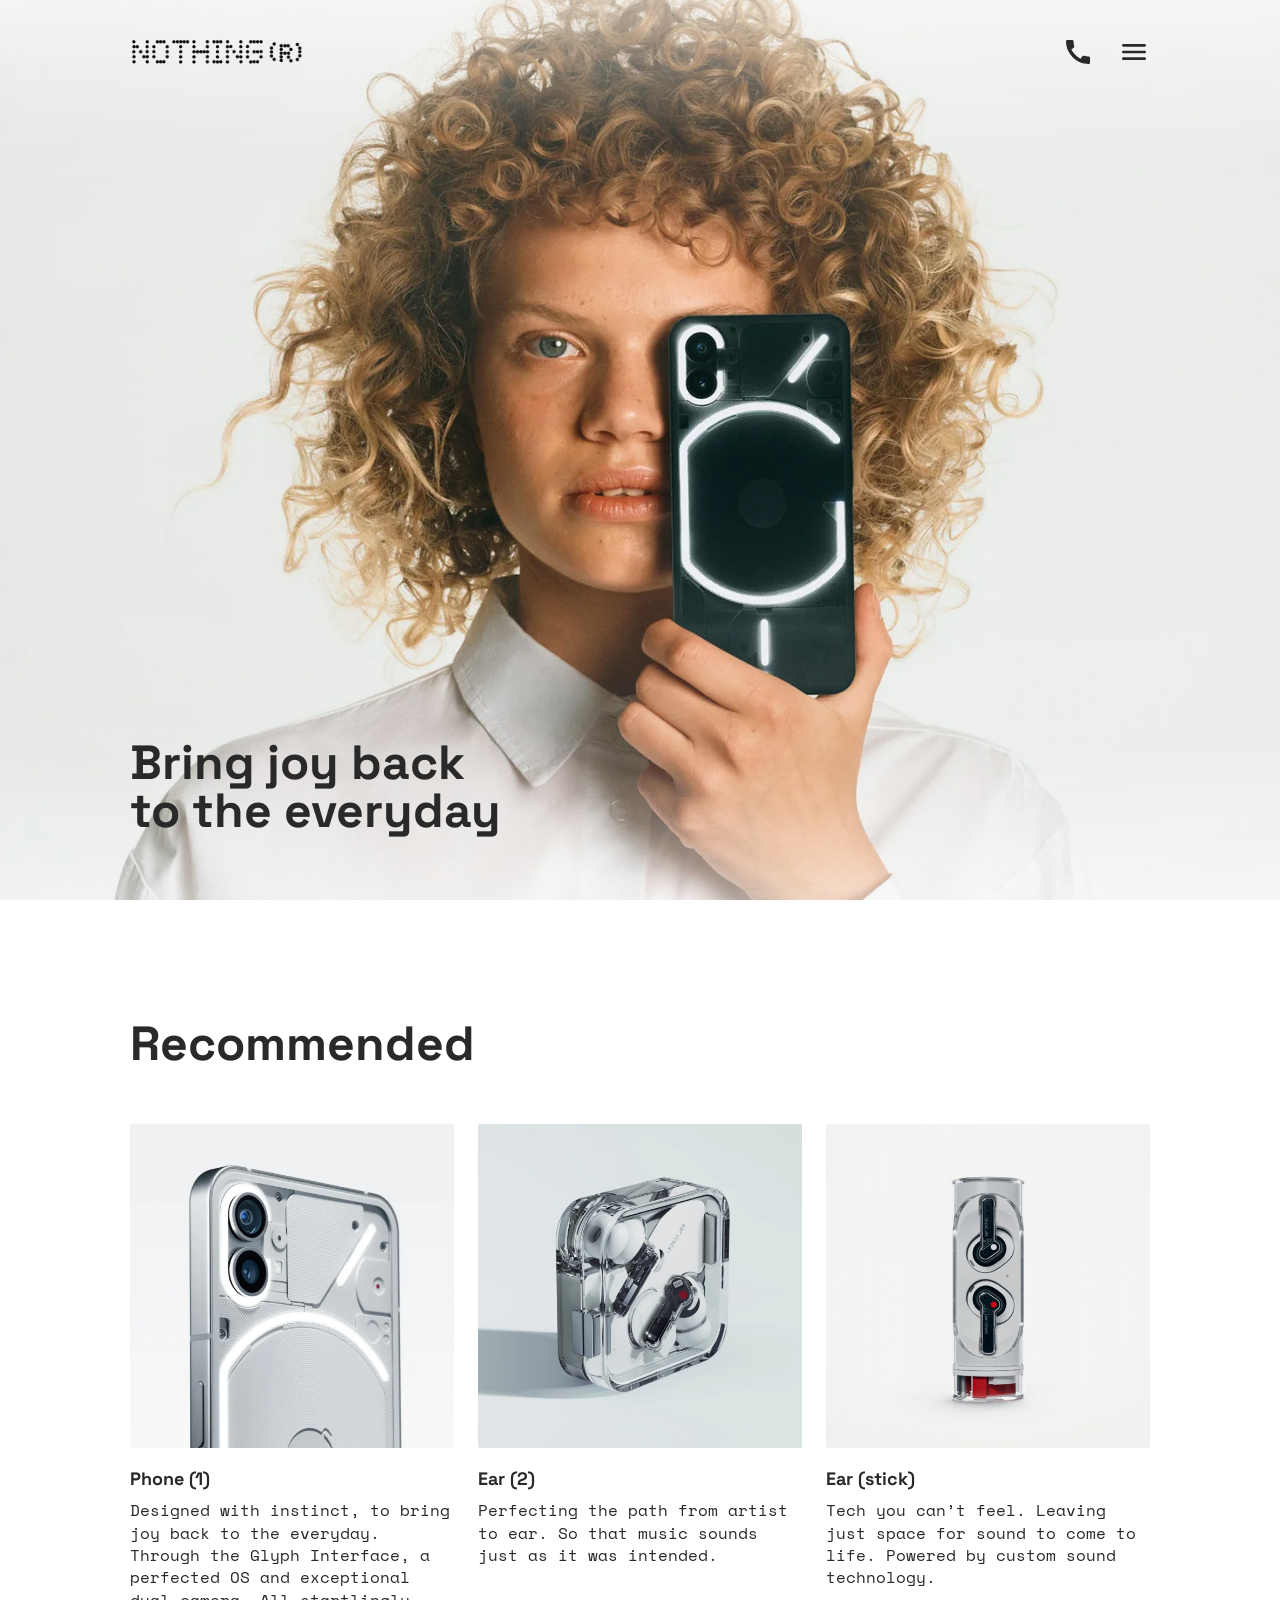
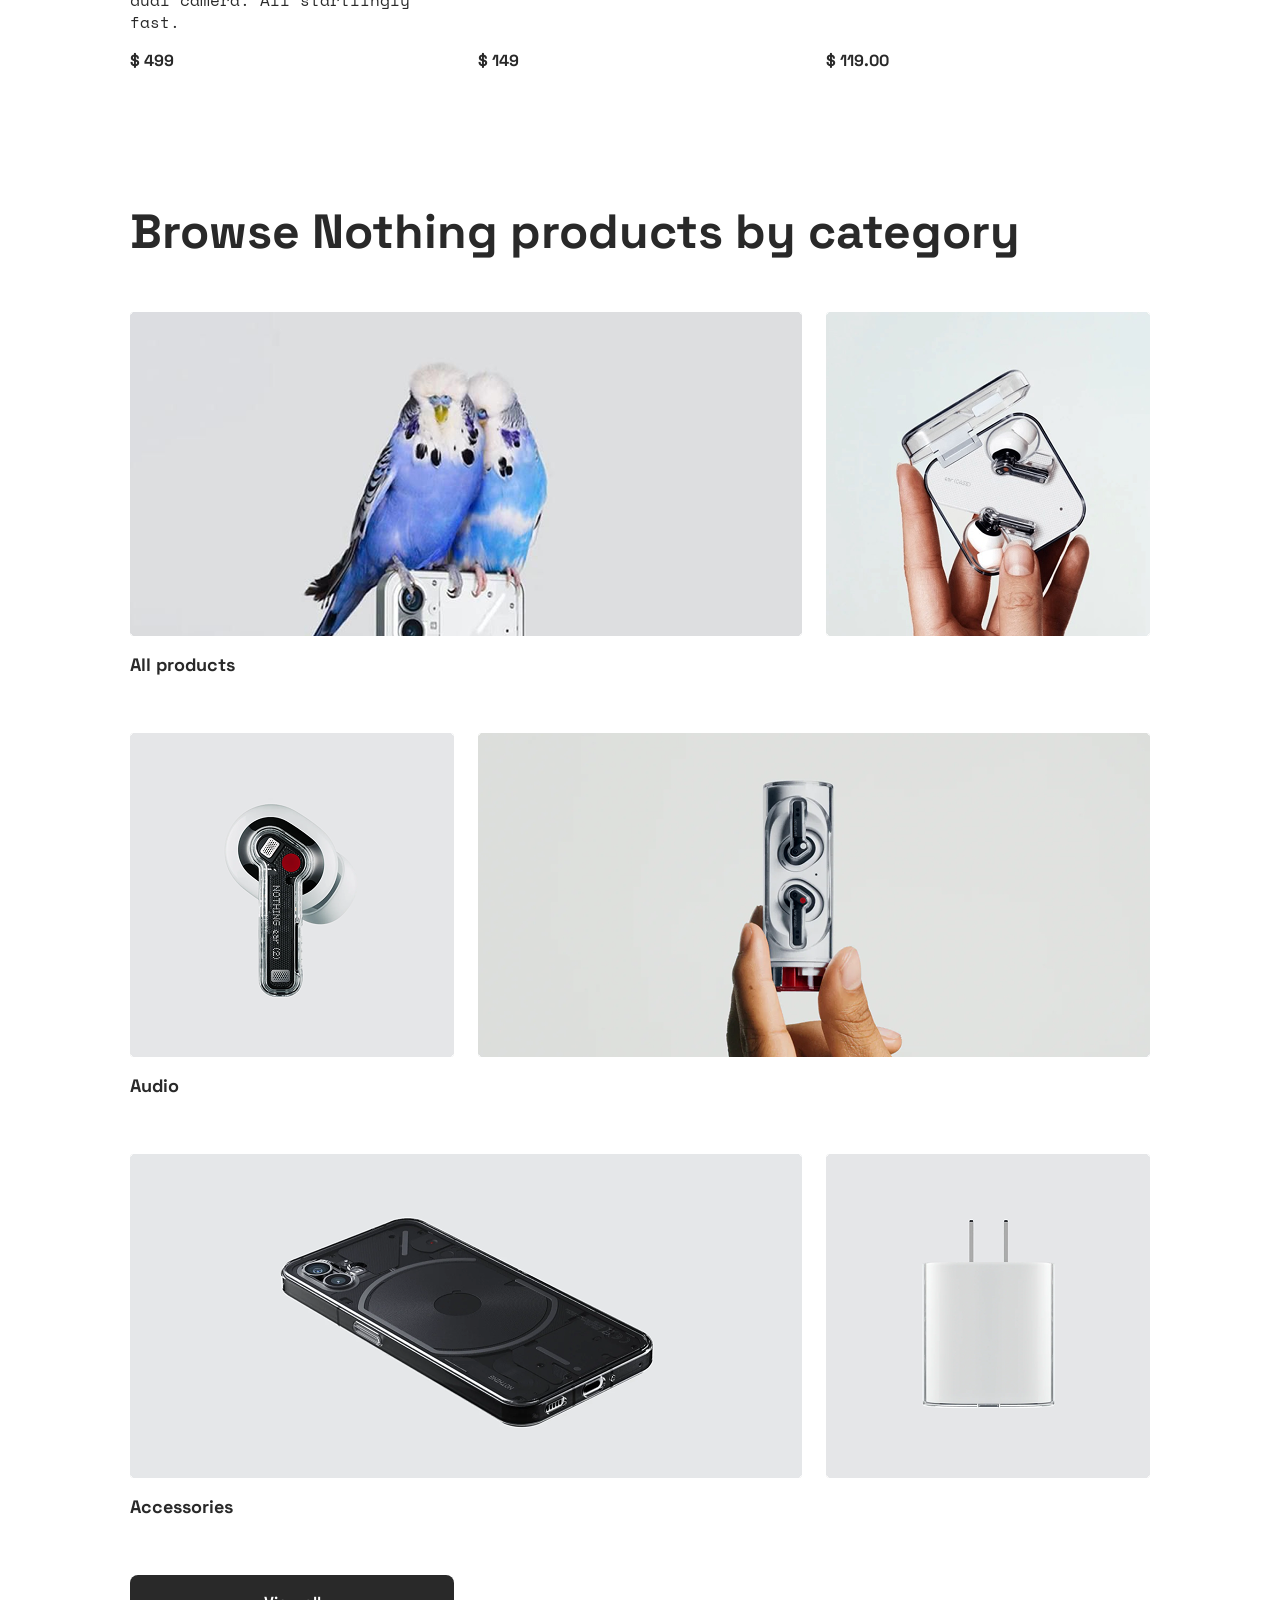
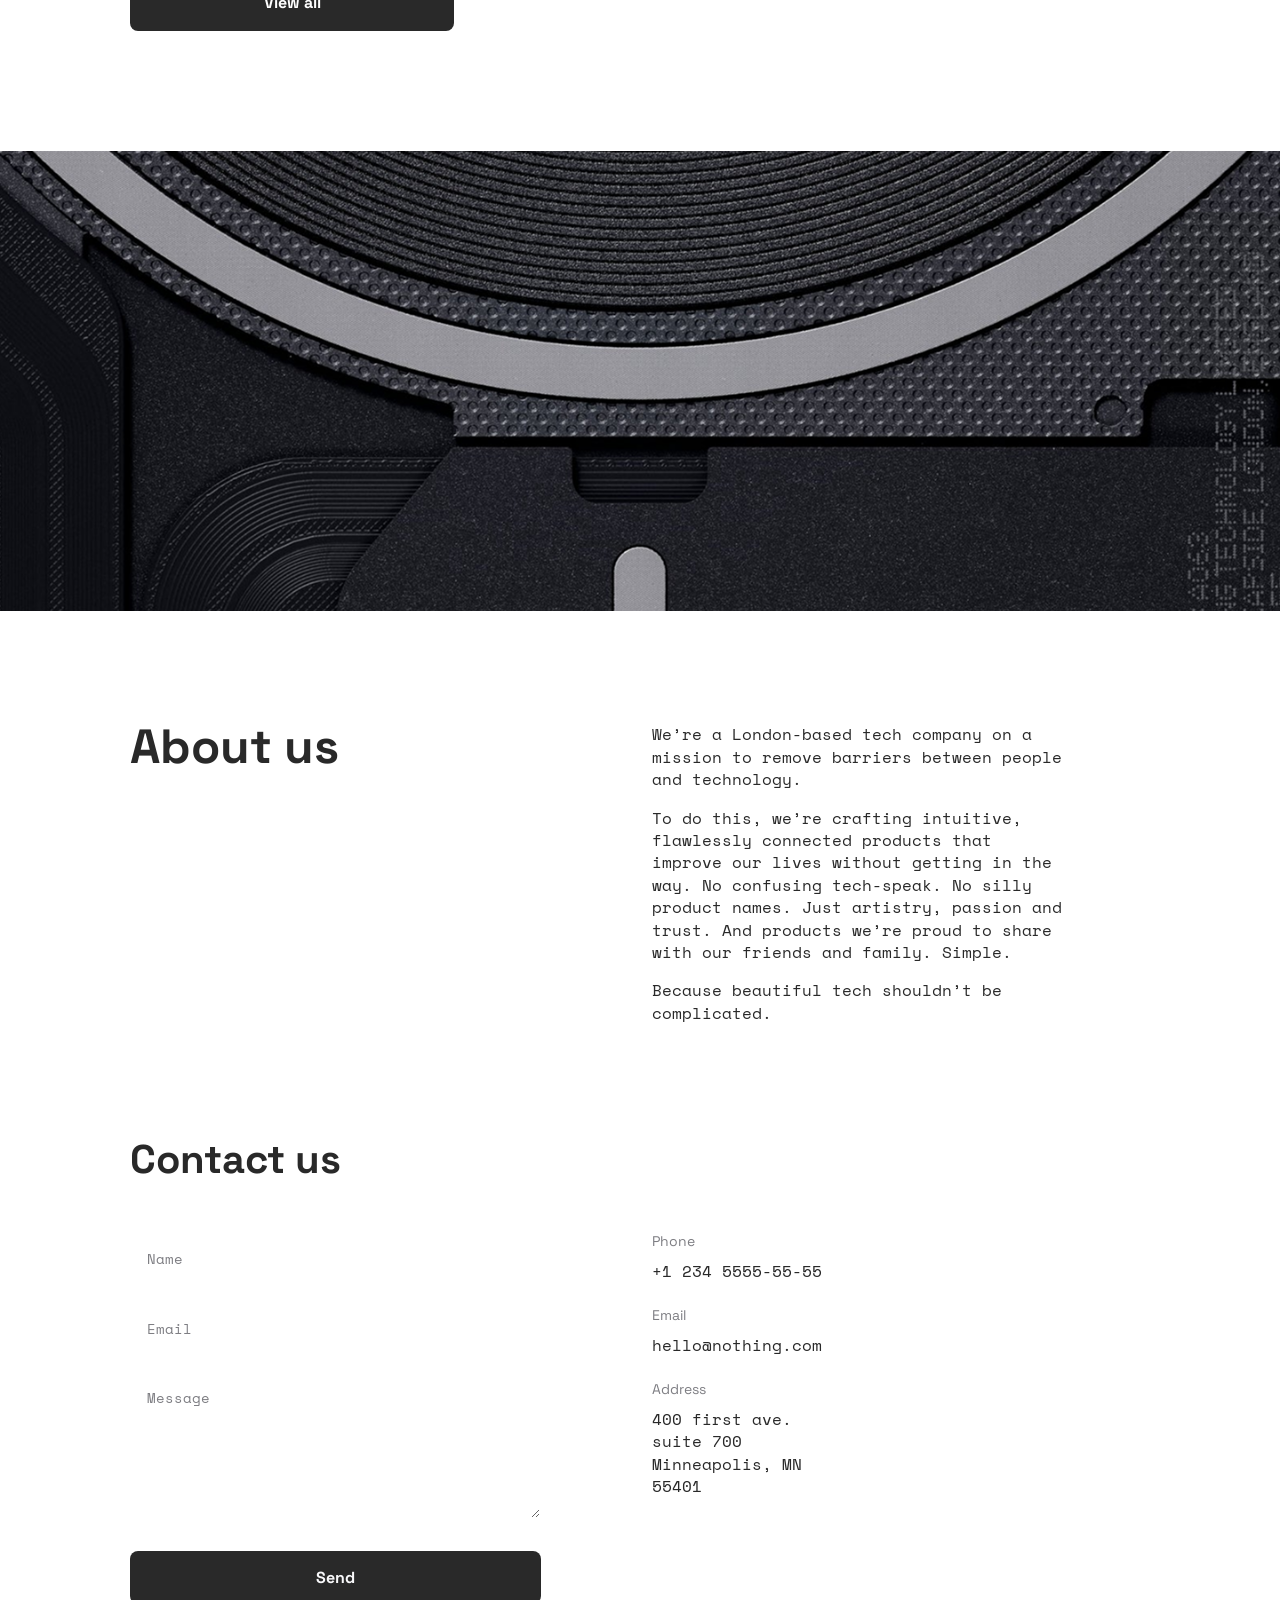
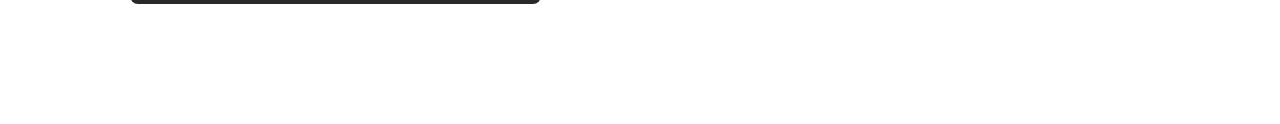
<file: index.html>
<!doctype html><html lang="en" class="page"><head><meta charset="utf-8"><meta name="viewport" content="width=device-width, initial-scale=1.0"><title>Nothing</title><link rel="preconnect" href="https://fonts.googleapis.com"><link rel="preconnect" href="https://fonts.gstatic.com" crossorigin><link href="https://fonts.googleapis.com/css2?family=Space+Grotesk&display=swap" rel="stylesheet"><link href="https://fonts.googleapis.com/css2?family=Space+Mono:wght@400;700&display=swap" rel="stylesheet"><link rel="icon" href="Logo.29346f97.svg" type="image/svg+xml"><link rel="stylesheet" href="index.47a2cf10.css"><script src="index.cabb280d.js" defer></script></head><body class="page__body"> <header class="header"> <div class="container"> <div class="header__content"> <div class="top-bar"> <a href="#" class="top-bar__logo-link"> <img src="Logo.29346f97.svg" alt="Nothing logo" class="top-bar__logo"> </a> <div class="top-bar__icons"> <a href="tel:+12345555555" class="icon icon--phone"></a> <a href="#menu" class="icon icon--menu"></a> </div> </div> <div class="header__bottom"> <h1 class="header__title"> Bring joy back <br> to the everyday </h1> </div> </div> </div> </header> <aside class="menu page__menu" id="menu"> <div class="container"> <div class="menu__top top-bar"> <a href="#" class="top-bar__logo-link"> <img src="Logo.29346f97.svg" alt="Nothing logo" class="top-bar__logo"> </a> <a href="#" class="icon icon--close"> </a> </div> <div class="menu__bottom"> <nav class="menu__nav nav"> <ul class="nav__list"> <li class="nav__item"> <a class="nav__link" href="#products">Products</a> </li> <li class="nav__item"> <a class="nav__link" href="#store">Store</a> </li> <li class="nav__item"> <a class="nav__link" href="#contacts">Login</a> </li> <li class="nav__item"> <a class="nav__link" href="#contacts">Cart(0)</a> </li> </ul> </nav> <a href="tel:+12345555555" class="menu__phone-number"> +1 234 5555-55-55 </a> <a href="tel:+12345555555" class="menu__call-to-order"> call to order </a> </div> </div> </aside> <main class="main"> <div class="container"> <div class="main__content"> <section class="recommended" id="products"> <h2 class="section-title">Recommended</h2> <div class="recommended__products"> <article class="product recommended__product"> <img src="Phone%20(1).31e8c533.png" alt="Phone (1)" class="product__photo"> <h3 class="product__title">Phone (1)</h3> <p class="product__category">Designed with instinct, to bring joy back to the everyday. Through the Glyph Interface, a perfected OS and exceptional dual camera. All startlingly fast.</p> <p class="product__price">$ 499</p> </article> <article class="product recommended__product"> <img src="Ear%20(2).9898b250.png" alt="Ear (2)" class="product__photo"> <h3 class="product__title">Ear (2)</h3> <p class="product__category">Perfecting the path from artist to ear. So that music sounds just as it was intended.</p> <p class="product__price">$ 149</p> </article> <article class="product recommended__product"> <img src="Ear%20(stick).3ebf3a56.png" alt="Ear (stick)" class="product__photo"> <h3 class="product__title">Ear (stick)</h3> <p class="product__category">Tech you can’t feel. Leaving just space for sound to come to life. Powered by custom sound technology.</p> <p class="product__price">$ 119.00</p> </article> </div> </section> <section class="categories" id="store"> <h2 class="section-title">Browse Nothing products by category</h2> <div class="categories__wrapper"> <article class="category"> <div class="category__photos"> <a href="#" class="category__link category__link--wide"> <img src="products-1.a43f68f2.png" alt="All products" class="category__photo"> </a> <a href="#" class="category__link category__link--square"> <img src="products-2.6f039334.png" alt="All products" class="category__photo"> </a> </div> <h3 class="category__title">All products</h3> </article> <article class="category"> <div class="category__photos"> <a href="#" class="category__link category__link--square"> <img src="audio-1.792d4844.png" alt="Audio" class="category__photo"> </a> <a href="#" class="category__link category__link--wide"> <img src="audio-2.671096ad.png" alt="Audio" class="category__photo"> </a> </div> <h3 class="category__title">Audio</h3> </article> <article class="category"> <div class="category__photos"> <a href="#" class="category__link category__link--wide"> <img src="accessories-1.cc026d7a.png" alt="Accessories" class="category__photo"> </a> <a href="#" class="category__link category__link--square"> <img src="accessories-2.7c27f237.png" alt="Accessories" class="category__photo"> </a> </div> <h3 class="category__title">Accessories</h3> </article> </div> <a href="#all-store" class="button-primary categories__button">View all</a> </section> <div class="banner"> <img src="banner.f23402f4.png" alt="Nothing banner" class="banner__image"> </div> <section class="about" id="about"> <h2 class="about__title section-title section-title--align--left"> About us </h2> <div class="about__content"> <p class="about__text"> We’re a London-based tech company on a mission to remove barriers between people and technology. </p> <p class="about__text"> To do this, we’re crafting intuitive, flawlessly connected products that improve our lives without getting in the way. No confusing tech-speak. No silly product names. Just artistry, passion and trust. And products we’re proud to share with our friends and family. Simple. </p> <p class="about__text"> Because beautiful tech shouldn’t be complicated. </p> </div> </section> <section class="contacts" id="contacts"> <div class="contacts__content"> <h2 class="contacts__title">Contact us</h2> <form class="contacts__form" action="#" method="post" onsubmit="this.reset(); return false;"> <label class="visually-hidden" for="name">Name</label> <input id="name" type="text" name="name" class="contacts__input" placeholder="Name" required> <label class="visually-hidden" for="email">Email</label> <input id="email" type="email" name="email" class="contacts__input" placeholder="Email" required> <label class="visually-hidden" for="message">Message</label> <textarea id="message" name="message" class="contacts__textarea" placeholder="Message" required></textarea> <button type="submit" class="contacts__button"> Send </button> </form> </div> <footer class="footer"> <div class="footer__content"> <div class="footer__group"> <h3 class="footer__label">Phone</h3> <a href="tel:+12345555555" class="footer__link">+1 234 5555-55-55</a> </div> <div class="footer__group"> <h3 class="footer__label">Email</h3> <a href="mailto:hello@nothing.com" class="footer__link">hello@nothing.com</a> </div> <div class="footer__group"> <h3 class="footer__label">Address</h3> <a href="https://maps.google.com/?q=400+first+ave+suite+700+Minneapolis+MN+55401" class="footer__text" target="_blank"> 400 first ave.<br> suite 700<br> Minneapolis, MN 55401 </a> </div> </div> </footer> </section> </div> </div> </main> </body></html>
</file>
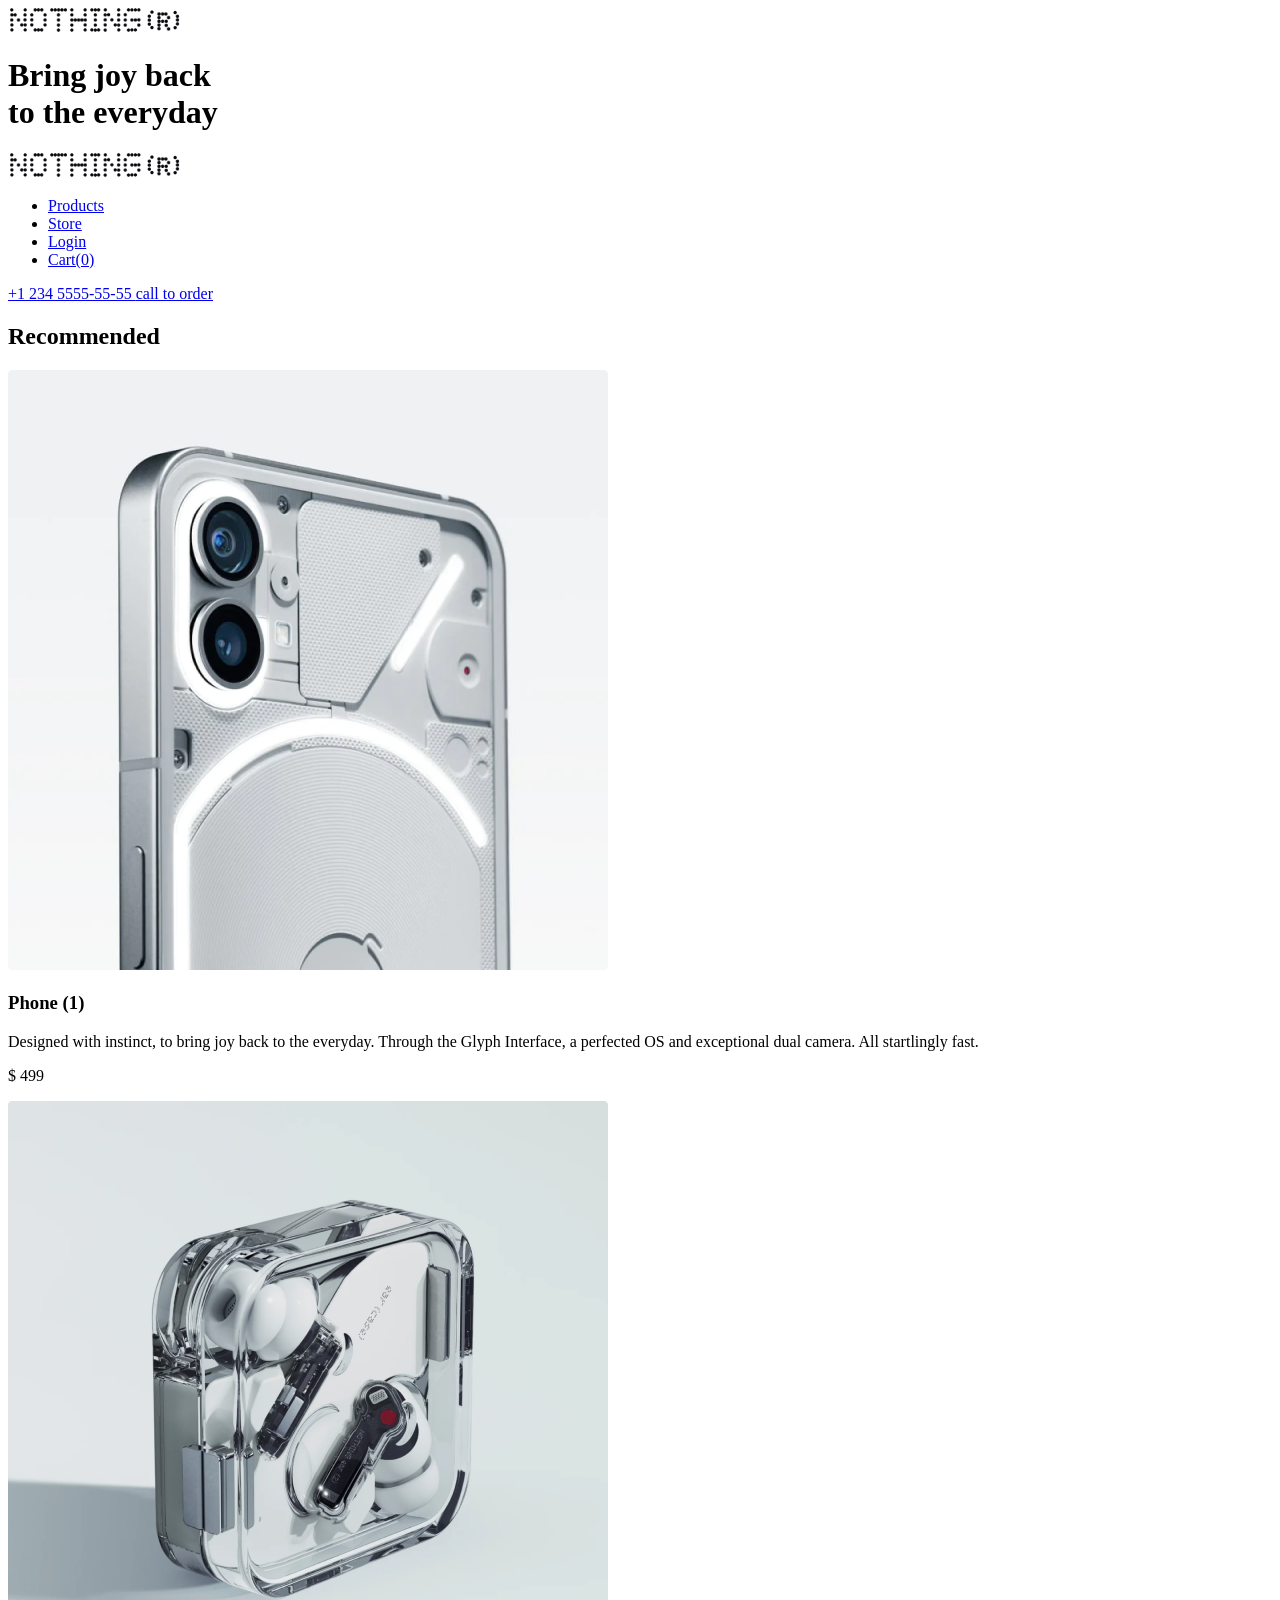
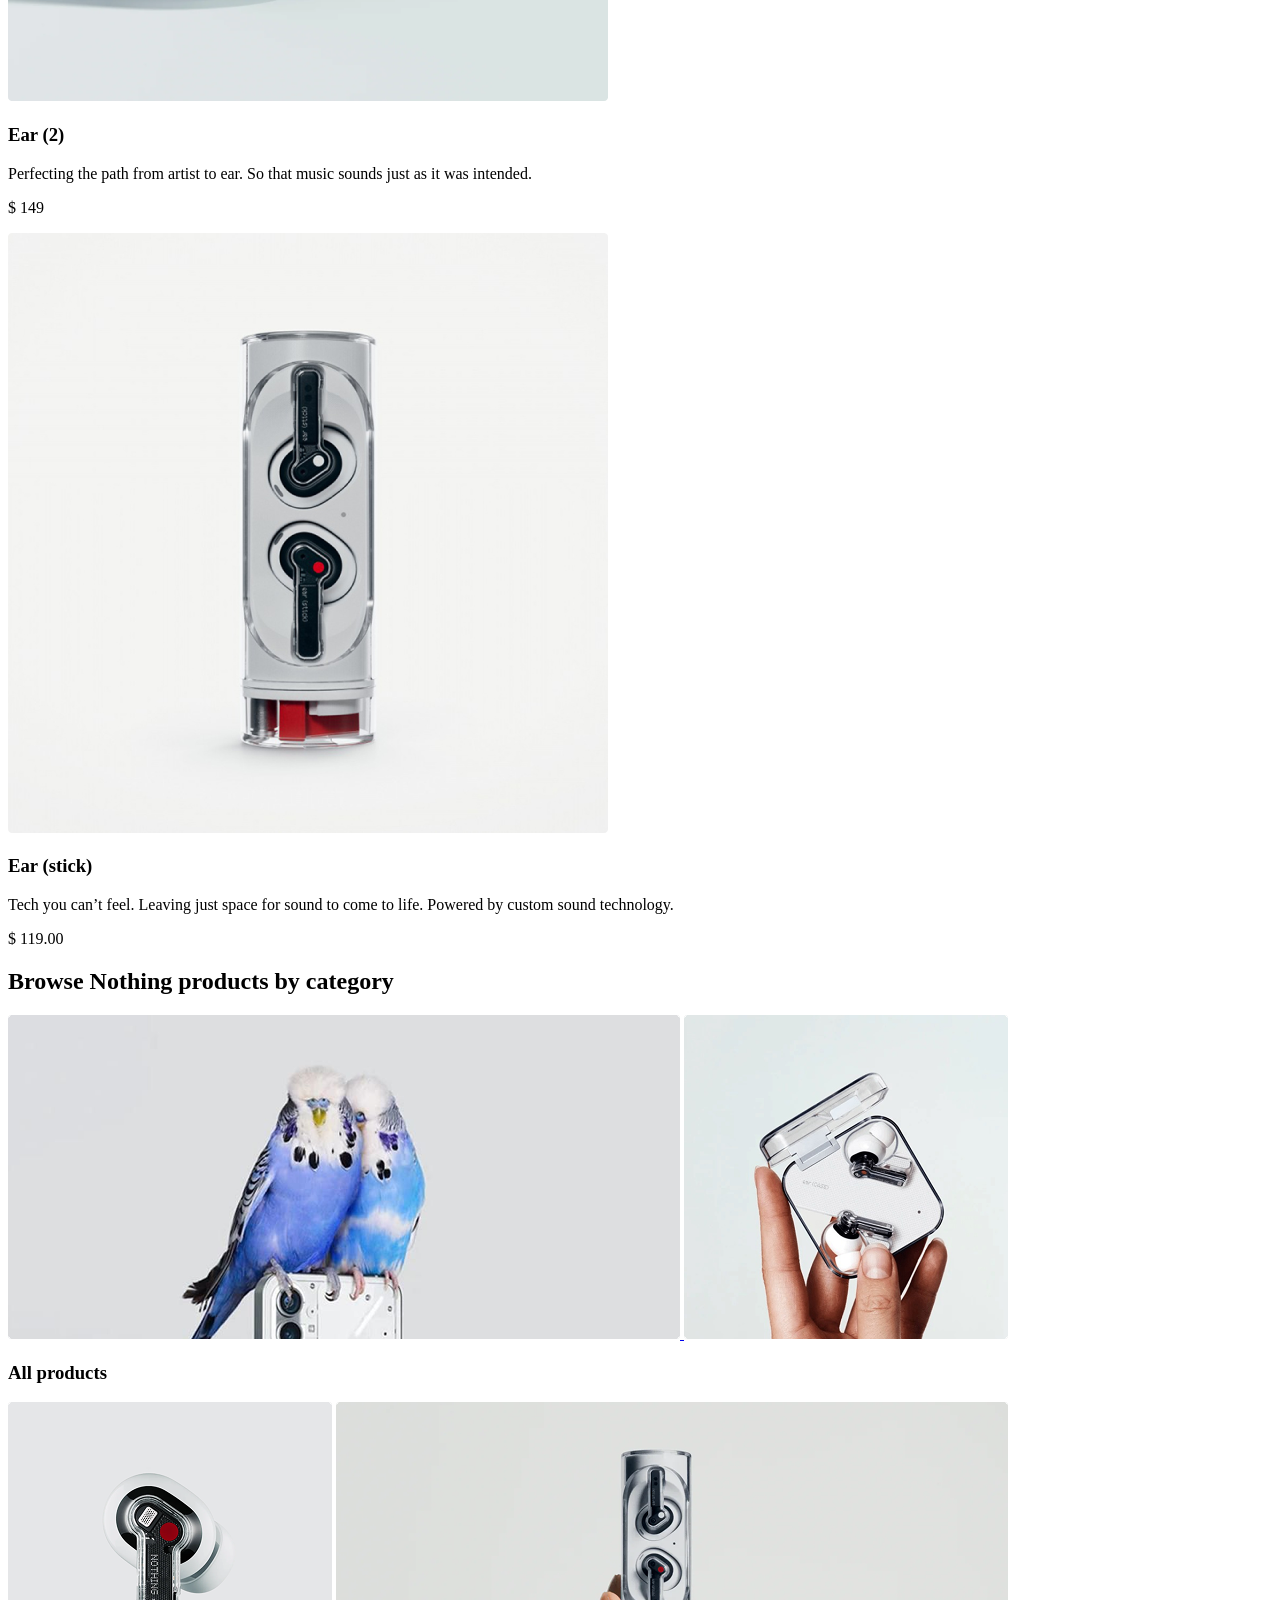
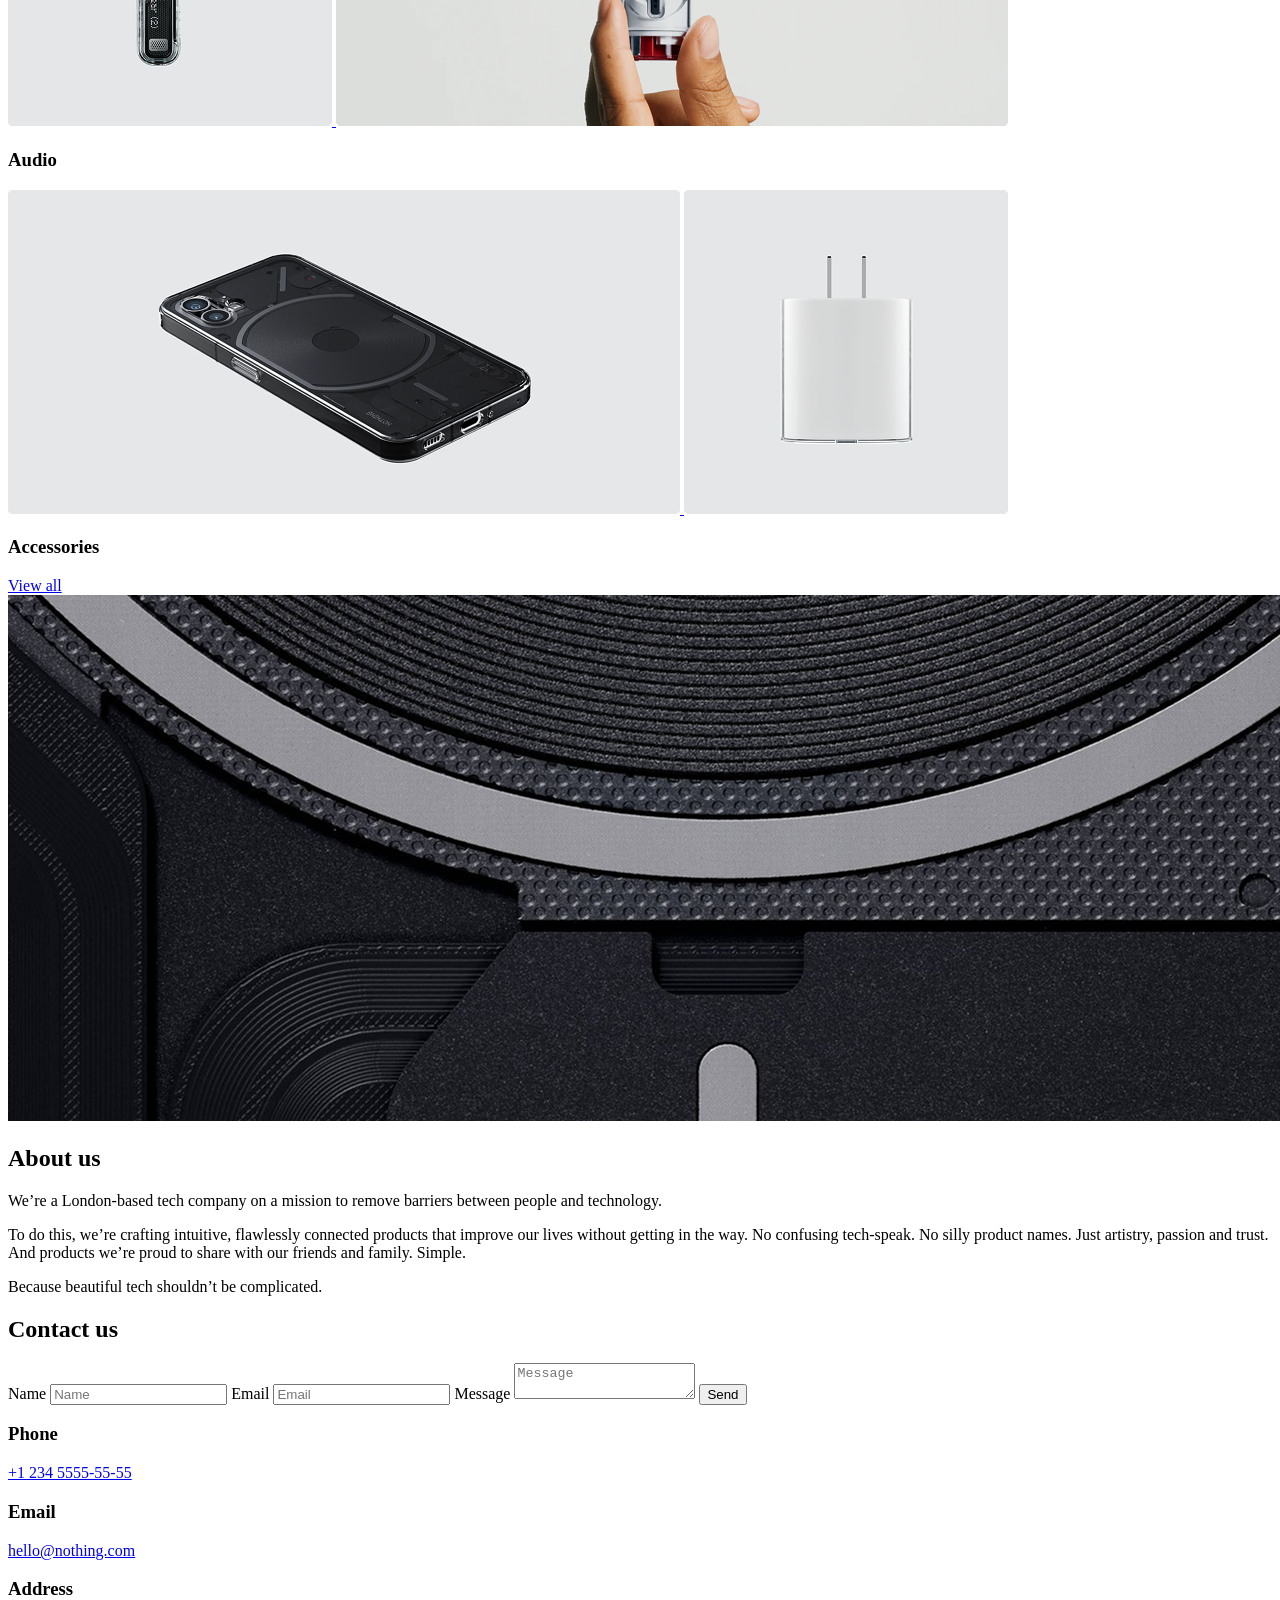
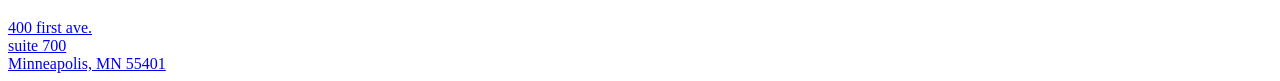
<file: src/index.html>
<!-- #region head -->
<!doctype html>
<html lang="en" class="page">
  <head>
    <meta charset="UTF-8" />
    <meta
      name="viewport"
      content="width=device-width, initial-scale=1.0"
    />
    <title>Nothing</title>
    <link rel="preconnect" href="https://fonts.googleapis.com">
    <link
      rel="preconnect"
      href="https://fonts.gstatic.com"
      crossorigin="anonymous">
    <link href="https://fonts.googleapis.com/css2?family=Space+Grotesk&display=swap" rel="stylesheet">
    <link href="https://fonts.googleapis.com/css2?family=Space+Mono:wght@400;700&display=swap" rel="stylesheet">
    <link
      rel="icon"
      href="images/Logo.svg"
      type="image/svg+xml">
    <link
      rel="stylesheet"
      href="styles/index.scss"
    />
    <script
      src="scripts/main.js"
      defer
    ></script>
  </head>
  <!-- #endregion -->

  <body class="page__body">
    <header class="header">
      <div class="container">
        <div class="header__content">

          <div class="top-bar">
            <a href="#" class="top-bar__logo-link">
              <img
              src="images/Logo.svg"
              alt="Nothing logo"
              class="top-bar__logo"
              >
            </a>
            <div class="top-bar__icons">
              <a href="tel:+12345555555" class="icon icon--phone"></a>
              <a href="#menu" class="icon icon--menu"></a>
            </div>
          </div>
          <div class="header__bottom">
            <h1 class="header__title">
              Bring joy back
              <br>
              to the everyday
            </h1>
          </div>
        </div>
      </div>
    </header>
    <aside class="page__menu menu" id="menu">
      <div class="container">
        <div class="top-bar menu__top">
          <a href="#" class="top-bar__logo-link">
            <img
            src="images/Logo.svg"
            alt="Nothing logo"
            class="top-bar__logo"
            >
          </a>
          <a href="#" class="icon icon--close">
          </a>
        </div>
        <div class="menu__bottom">
          <nav class="nav menu__nav">
            <ul class="nav__list">
              <li class="nav__item">
                <a class="nav__link" href="#products">Products</a>
              </li>
              <li class="nav__item">
                <a class="nav__link" href="#store">Store</a>
              </li>
              <li class="nav__item">
                <a class="nav__link" href="#contacts">Login</a>
              </li>
              <li class="nav__item">
                <a class="nav__link" href="#contacts">Cart(0)</a>
              </li>
            </ul>
          </nav>
          <a href="tel:+12345555555" class="menu__phone-number">
            +1 234 5555-55-55
          </a>
          <a href="tel:+12345555555" class="menu__call-to-order">
            call to order
          </a>
        </div>
      </div>

    </aside>
    <main class="main">
      <div class="container">
        <div class="main__content">
          <section class="recommended" id="products">
            <h2 class="section-title">Recommended</h2>
            <div class="recommended__products">
              <article class="product recommended__product">
                <img
                  src="./images/products/Phone (1).png"
                  alt="Phone (1)"
                  class="product__photo"
                >
                <h3 class="product__title">Phone (1)</h3>
                <p class="product__category">Designed with instinct, to bring joy back to the everyday. Through the Glyph Interface, a perfected OS and exceptional dual camera. All startlingly fast.</p>
                <p class="product__price">$ 499</p>
              </article>
              <article class="product recommended__product">
                <img
                  src="./images/products/Ear (2).png"
                  alt="Ear (2)"
                  class="product__photo"
                >
                <h3 class="product__title">Ear (2)</h3>
                <p class="product__category">Perfecting the path from artist to ear. So that music sounds just as it was intended.</p>
                <p class="product__price">$ 149</p>
              </article>
              <article class="product recommended__product">
                <img
                  src="./images/products/Ear (stick).png"
                  alt="Ear (stick)"
                  class="product__photo"
                >
                <h3 class="product__title">Ear (stick)</h3>
                <p class="product__category">Tech you can’t feel. Leaving just space for sound to come to life. Powered by custom sound technology.</p>
                <p class="product__price">$ 119.00</p>
              </article>
            </div>

          </section>

          <section class="categories" id="store">
            <h2 class="section-title">Browse Nothing products by category</h2>

            <div class="categories__wrapper">
              <article class="category">
                <div class="category__photos">
                  <a href="#" class="category__link category__link--wide">
                    <img
                    src="./images/categories/products-1.png"
                    alt="All products"
                    class="category__photo"
                    >
                  </a>
                  <a href="#" class="category__link category__link--square">
                    <img
                    src="./images/categories/products-2.png"
                    alt="All products"
                    class="category__photo"
                    >
                  </a>
                </div>

                <h3 class="category__title">All products</h3>
              </article>

              <article class="category">
                <div class="category__photos">
                  <a href="#" class="category__link category__link--square">
                    <img
                    src="./images/categories/audio-1.png"
                    alt="Audio"
                    class="category__photo"
                    >
                  </a>
                  <a href="#" class="category__link category__link--wide">
                    <img
                    src="./images/categories/audio-2.png"
                    alt="Audio"
                    class="category__photo"
                    >
                  </a>
                </div>
                <h3 class="category__title">Audio</h3>
              </article>

              <article class="category">
                <div class="category__photos">
                  <a href="#" class="category__link category__link--wide">
                    <img
                    src="./images/categories/accessories-1.png"
                    alt="Accessories"
                    class="category__photo"
                    >
                  </a>
                  <a href="#" class="category__link category__link--square">
                    <img
                    src="./images/categories/accessories-2.png"
                    alt="Accessories"
                    class="category__photo"
                    >
                  </a>
                </div>
                <h3 class="category__title">Accessories</h3>
              </article>
            </div>

            <a href="#all-store" class="button-primary categories__button">View all</a>
          </section>

          <div class="banner">
            <img
              src="./images/categories/banner.png"
               alt="Nothing banner"
               class="banner__image"
             >
          </div>

          <section class="about" id="about">
            <h2 class="about__title section-title section-title--align--left">
              About us
            </h2>

            <div class="about__content">
              <p class="about__text">
                We’re a London-based tech company on a mission to remove barriers between people and technology.
              </p>

              <p class="about__text">
                To do this, we’re crafting intuitive, flawlessly connected products that improve our lives without getting in the way.
                No confusing tech-speak. No silly product names. Just artistry, passion and trust. And products we’re proud to share with our friends and family. Simple.
              </p>

              <p class="about__text">
                Because beautiful tech shouldn’t be complicated.
              </p>
            </div>
          </section>

          <section class="contacts" id="contacts">
            <div class="contacts__content">
              <h2 class="contacts__title">Contact us</h2>

              <form
                class="contacts__form"
                action="#"
                method="POST"
                onsubmit="this.reset(); return false;"
              >
                <label class="visually-hidden" for="name">Name</label>
                <input
                  id="name"
                  type="text"
                  name="name"
                  class="contacts__input"
                  placeholder="Name"
                  required
                >

                <label class="visually-hidden" for="email">Email</label>
                <input
                  id="email"
                  type="email"
                  name="email"
                  class="contacts__input"
                  placeholder="Email"
                  required
                >

                <label class="visually-hidden" for="message">Message</label>
                <textarea
                  id="message"
                  name="message"
                  class="contacts__textarea"
                  placeholder="Message"
                  required
                ></textarea>

                <button type="submit" class="contacts__button">
                  Send
                </button>
              </form>
            </div>
            <footer class="footer">
              <div class="footer__content">
                <div class="footer__group">
                  <h3 class="footer__label">Phone</h3>
                  <a href="tel:+12345555555" class="footer__link">+1 234 5555-55-55</a>
                </div>

                <div class="footer__group">
                  <h3 class="footer__label">Email</h3>
                  <a href="mailto:hello@nothing.com" class="footer__link">hello@nothing.com</a>
                </div>

                <div class="footer__group">
                  <h3 class="footer__label">Address</h3>
                  <a
                    href="https://maps.google.com/?q=400+first+ave+suite+700+Minneapolis+MN+55401"
                    class="footer__text"
                    target="_blank">
                    400 first ave.<br>
                    suite 700<br>
                    Minneapolis, MN 55401
                  </a>
                </div>
              </div>
            </footer>
          </section>
        </div>
      </div>
    </main>
  </body>
</html>
</file>
<file: index.47a2cf10.css>
.container{padding-left:20px;padding-right:20px}@media (min-width:576px){.container{padding-left:72px;padding-right:72px}}@media (min-width:1024px){.container{max-width:1020px;margin-left:auto;margin-right:auto;padding-left:120px;padding-right:120px}}.page{color:#292929;scroll-behavior:smooth;font-family:Space Grotesk,sans-serif;font-size:16px;line-height:140%;overflow-x:hidden}.page:has(.page__menu:target){overflow:hidden}.page__body{min-width:320px;margin:0}.page__menu{opacity:0;pointer-events:none;transition:all .3s;position:fixed;top:0;left:0;right:0;transform:translate(-100%)}.page__menu:target{opacity:1;pointer-events:all;transform:translate(0)}.visually-hidden{clip:rect(0,0,0,0);white-space:nowrap;border:0;width:1px;height:1px;margin:-1px;padding:0;position:absolute;overflow:hidden}.header{background-image:url(header-bg-mobil.2f0b7530.png);background-position:50%;background-size:cover}.header__content{box-sizing:border-box;-ms-flex-direction:column;flex-direction:column;-ms-flex-pack:justify;justify-content:space-between;height:100vh;display:-ms-flexbox;display:flex}.header__title{letter-spacing:0;width:280px;margin:0;font-size:36px;font-weight:700;line-height:100%}@media (min-width:576px){.header__title{width:392px;font-size:48px}}.header__bottom{padding-bottom:40px}@media (min-width:576px){.header__bottom{padding-bottom:65px;line-height:100%}}.top-bar{-ms-flex-pack:justify;justify-content:space-between;-ms-flex-align:center;align-items:center;padding-top:24px;padding-bottom:24px;display:-ms-flexbox;display:flex}@media (min-width:576px){.top-bar{padding-top:36px;padding-bottom:36px}}.top-bar__icons{gap:24px;display:-ms-flexbox;display:flex}.top-bar__logo-link{display:-ms-flexbox;display:flex}.top-bar__logo{height:16px;transition:transform .3s;display:-ms-flexbox;display:flex}.top-bar__logo:hover{transform:scale(1.2)}@media (min-width:576px){.top-bar__logo{height:24px}}.icon{background-position:50%;background-size:cover;width:24px;height:24px;transition:transform .3s;display:block}.icon:hover{transform:scale(1.2)}@media (min-width:576px){.icon{width:32px;height:32px}}.icon--phone{background-image:url(icon-phone.657af3f4.svg)}.icon--menu{background-image:url(icon-burger-menu.bd10eb8f.svg)}.icon--menu:hover{background-image:url(icon-burger-menu-hover.9d6e516e.svg)}.icon--close{background-image:url(icon-close.31bb77d6.svg)}.menu{box-sizing:border-box;background-color:#e5e6e8;height:100vh;max-height:100vh;font-weight:700;overflow:auto}.menu__top{z-index:1;background-color:#e5e5e5;margin-bottom:32px;position:sticky;top:0}.menu__nav{margin-bottom:48px}.menu__phone-number{letter-spacing:2px;color:inherit;margin-bottom:16px;font-size:16px;line-height:140%;text-decoration:none;display:block}.menu__call-to-order{text-transform:uppercase;letter-spacing:2px;color:inherit;border-bottom:1px solid #292929;width:fit-content;padding-bottom:4px;font-size:16px;line-height:140%;text-decoration:none;display:block}.nav__list{-ms-flex-direction:column;flex-direction:column;gap:32px;margin:0;padding:0;list-style:none;display:-ms-flexbox;display:flex}.nav__link{color:inherit;letter-spacing:2px;font-size:22px;line-height:22px;text-decoration:none;position:relative}.nav__link:after{content:"";transform-origin:0;background-color:#292929;width:100%;height:1px;transition:transform .3s;display:block;position:absolute;bottom:-8px;transform:scale(0)}.nav__link:hover:after{transform:scale(1)}.section-title{text-align:left;letter-spacing:0;margin:0 0 48px;font-size:32px;font-weight:700;line-height:100%}@media (min-width:576px){.section-title{margin-bottom:56px;font-size:40px}}@media (min-width:1024px){.section-title{font-size:48px}}.main{background-color:#fff}.main__content{row-gap:96px;padding-top:64px;display:grid}@media (min-width:576px){.main__content{row-gap:120px;padding-top:120px;padding-bottom:120px}}.banner{width:100vw;height:200px;margin-left:-50vw;margin-right:-50vw;position:relative;left:50%;right:50%;overflow:hidden}@media (min-width:576px){.banner{height:400px;margin-bottom:56px}}@media (min-width:1024px){.banner{height:460px}}.banner__image{object-fit:cover;object-position:center;width:100%;height:100%;transition:transform .3s;display:block}.banner__image:hover{transform:scale(1.03)}@media (min-width:1024px){.product{-ms-flex-direction:column;flex-direction:column;height:100%;display:-ms-flexbox;display:flex}}.product__photo{width:100%;transition:transform .3s;display:block}.product__photo:hover{transform:scale(1.04)}.product__title{margin-bottom:8px;font-size:18px;font-weight:700;line-height:140%}.product__category{font-family:Space Mono,monospace;font-size:16px;font-weight:400;line-height:140%;margin:0!important}@media (min-width:1024px){.product__category{-ms-flex-positive:1;flex-grow:1}}.product__price{font-size:16px;font-weight:700;line-height:140%}.recommended{margin:0}.recommended__products{grid-template-columns:repeat(2,1fr);gap:40px 20px;display:grid}@media (min-width:576px){.recommended__products{grid-template-columns:repeat(6,1fr);column-gap:24px}}@media (min-width:1024px){.recommended__products{grid-template-columns:repeat(12,1fr)}}.recommended__product{grid-column:1/-1}@media (min-width:1024px){.recommended__product{grid-column:span 4}}.categories__wrapper{row-gap:40px;display:grid}@media (min-width:576px){.categories__wrapper{row-gap:56px}}.categories__button{color:#fff;cursor:pointer;background-color:#292929;border:none;border-radius:8px;-ms-flex-pack:center;justify-content:center;-ms-flex-align:center;align-items:center;width:100%;height:56px;font-size:16px;font-weight:700;text-decoration:none;transition:background-color .3s,border-color .3s;display:-ms-flexbox;display:flex}.categories__button:hover{color:#292929;background-color:transparent;border-color:#292929}.categories__button:active{color:#fff;background-color:#111;border-color:#111}.button-primary{margin-top:40px}@media (min-width:576px){.button-primary{width:100%;margin-top:56px}}@media (min-width:1024px){.button-primary{width:324px}}.category__photos{grid-template-columns:repeat(2,1fr);column-gap:20px;margin-bottom:16px;display:grid}@media (min-width:576px){.category__photos{grid-template-columns:repeat(6,1fr);column-gap:24px}}@media (min-width:1024px){.category__photos{grid-template-columns:repeat(12,1fr)}}.category__link{position:relative;overflow:hidden}@media (min-width:576px){.category__link--wide{grid-column:span 4}}@media (min-width:1024px){.category__link--wide{grid-column:span 8}}.category__link--square{height:0;padding-bottom:100%}@media (min-width:576px){.category__link--square{grid-column:span 2}}@media (min-width:1024px){.category__link--square{grid-column:span 4}}.category__photo{object-fit:cover;width:100%;height:100%;transition:transform .3s;position:absolute}.category__photo:hover{transform:scale(1.05)}.category__title{margin:0;font-size:18px;font-weight:700;line-height:140%}.about{grid-template-columns:repeat(2,1fr);column-gap:20px;margin-top:-48px;display:grid}@media (min-width:576px){.about{grid-template-columns:repeat(6,1fr);column-gap:24px}}@media (min-width:1024px){.about{grid-template-columns:repeat(12,1fr)}}@media (min-width:576px){.about{margin-top:-64px}}.about__title{grid-column:1/-1;margin-bottom:24px}@media (min-width:576px){.about__title{grid-column:1/4;margin-bottom:0}}@media (min-width:1024px){.about__title{grid-column:span 3}}.about__content{-ms-flex-direction:column;flex-direction:column;grid-column:1/-1;gap:16px;display:-ms-flexbox;display:flex}@media (min-width:576px){.about__content{grid-column:4/7}}@media (min-width:1024px){.about__content{grid-column:7/12}}.about__text{color:#292929;margin:0;font-family:Space Mono,monospace;font-size:16px;font-weight:400;line-height:140%}.contacts{grid-template-columns:repeat(2,1fr);-ms-flex-align:start;align-items:start;column-gap:20px;display:grid}@media (min-width:576px){.contacts{grid-template-columns:repeat(6,1fr);column-gap:24px}}@media (min-width:1024px){.contacts{grid-template-columns:repeat(12,1fr)}}.contacts__content{grid-column:1/-1;margin-top:0}@media (min-width:1024px){.contacts__content{grid-column:1/6}}.contacts__title{color:#292929;margin:8px 0 48px;font-size:32px;font-weight:700;line-height:32px}@media (min-width:576px){.contacts__title{margin:0 0 56px;font-size:40px}}.contacts__form{-ms-flex-direction:column;flex-direction:column;gap:16px;width:100%;margin:0;display:-ms-flexbox;display:flex}.contacts__textarea{resize:vertical;min-height:148px}.contacts__input,.contacts__textarea{box-sizing:border-box;color:#292929;background-color:transparent;border:1px solid transparent;border-radius:4px;outline:none;width:100%;padding:16px;font-family:Space Mono,monospace;font-size:14px;line-height:140%;transition:border-color .3s}.contacts__input::placeholder{color:#7e7e83}.contacts__input::placeholder{color:#7e7e83}.contacts__textarea::placeholder{color:#7e7e83}.contacts__textarea::placeholder{color:#7e7e83}.contacts__input:focus,.contacts__textarea:focus{color:#292929;border-color:#292929}.contacts__input:invalid:not(:-ms-placeholder-shown){border-color:#d64545}.contacts__input:invalid:not(:placeholder-shown){border-color:#d64545}.contacts__input:user-invalid{border-color:#d64545}.contacts__textarea:invalid:not(:-ms-placeholder-shown){border-color:#d64545}.contacts__textarea:invalid:not(:placeholder-shown){border-color:#d64545}.contacts__textarea:user-invalid{border-color:#d64545}.contacts__input:valid:not(:-ms-placeholder-shown){border-color:#4d8b6a}.contacts__input:valid:not(:placeholder-shown){border-color:#4d8b6a}.contacts__textarea:valid:not(:-ms-placeholder-shown){border-color:#4d8b6a}.contacts__textarea:valid:not(:placeholder-shown){border-color:#4d8b6a}.contacts__button{color:#f8f8fa;cursor:pointer;background-color:#292929;border:none;border-radius:8px;width:100%;margin-top:16px;padding:16px 24px;font-family:inherit;font-size:16px;font-weight:700;transition:background-color .3s,color .3s,border-color .3s}.contacts__button:hover{color:#292929;background-color:transparent;border-color:#292929}.contacts__button:active{color:#fff;background-color:#111;border-color:#111}@media (min-width:576px){.contacts__button{width:auto}}.footer{grid-column:1/-1;grid-template-columns:repeat(2,1fr);column-gap:20px;margin-top:48px;display:grid}@media (min-width:576px){.footer{grid-template-columns:repeat(6,1fr);column-gap:24px}}@media (min-width:1024px){.footer{grid-template-columns:repeat(12,1fr)}}@media (min-width:576px){.footer{margin-top:80px}}@media (min-width:1024px){.footer{grid-column:7/13;margin-top:88px}}.footer__content{-ms-flex-direction:column;flex-direction:column;gap:24px;display:-ms-flexbox;display:flex}@media (min-width:1024px){.footer__content{grid-column:auto;gap:24px;display:grid}}.footer__group{-ms-flex-direction:column;flex-direction:column;gap:8px;font-style:normal;display:-ms-flexbox;display:flex}.footer__label{color:#7e7e83;margin:0;font-size:14px;font-weight:400;line-height:140%}.footer__link,.footer__text{color:#292929;margin:0;font-family:Space Mono,monospace;font-size:16px;line-height:140%;text-decoration:none;transition:color .3s}.footer__link:hover,.footer__text:hover{color:#111}
/*# sourceMappingURL=index.47a2cf10.css.map */
</file>
